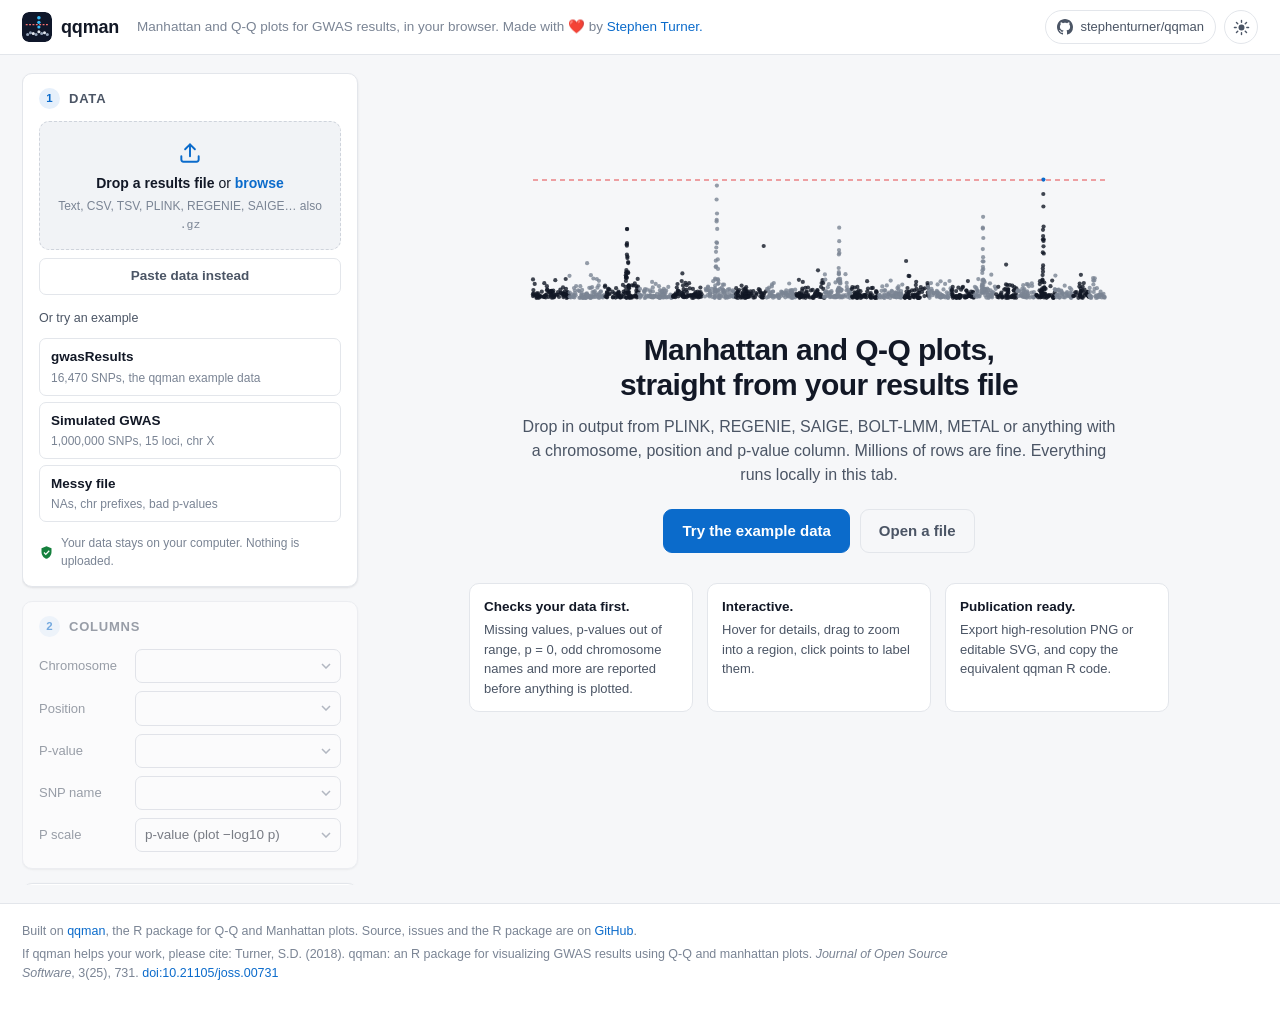
<file: web/index.html>
<!doctype html>
<html lang="en">
<head>
<meta charset="utf-8">
<meta name="viewport" content="width=device-width, initial-scale=1">
<title>qqman · Manhattan and Q-Q plots in your browser</title>
<meta name="description" content="Make Manhattan and Q-Q plots from GWAS results in your browser. Upload or paste PLINK, REGENIE, SAIGE, BOLT-LMM or any delimited file. Your data never leaves your computer.">
<meta name="theme-color" content="#0f172a">
<meta property="og:title" content="qqman: Manhattan and Q-Q plots in your browser">
<meta property="og:description" content="Open or paste GWAS results and get publication-ready Manhattan and Q-Q plots. Your data never leaves your computer.">
<meta property="og:type" content="website">
<meta property="og:site_name" content="qqman">
<meta property="og:url" content="https://qqman.stephenturner.us/">
<meta property="og:image" content="https://qqman.stephenturner.us/og.png">
<meta property="og:image:type" content="image/png">
<meta property="og:image:width" content="1200">
<meta property="og:image:height" content="630">
<meta property="og:image:alt" content="The qqman logo above a Manhattan plot and a Q-Q plot of a simulated GWAS with one million SNPs.">
<meta name="twitter:card" content="summary_large_image">
<meta name="twitter:title" content="qqman: Manhattan and Q-Q plots in your browser">
<meta name="twitter:description" content="Open or paste GWAS results and get publication-ready Manhattan and Q-Q plots. Your data never leaves your computer.">
<meta name="twitter:image" content="https://qqman.stephenturner.us/og.png">
<meta name="twitter:image:alt" content="The qqman logo above a Manhattan plot and a Q-Q plot of a simulated GWAS with one million SNPs.">
<link rel="canonical" href="https://qqman.stephenturner.us/">
<link rel="icon" href="favicon.svg" type="image/svg+xml">
<link rel="apple-touch-icon" href="apple-touch-icon.png">
<link rel="stylesheet" href="css/style.css">
<script>
  try { const t = localStorage.getItem('qqman-theme'); if (t) document.documentElement.dataset.theme = t; } catch (e) {}
</script>
<script type="module" src="js/app.js"></script>
</head>
<body>
<header class="topbar">
  <a class="brand" href="./" aria-label="qqman home">
    <svg class="logo" viewBox="0 0 32 32" aria-hidden="true"><use href="#logo"/></svg>
    <span class="brand-name">qqman</span>
  </a>
  <p class="tagline">Manhattan and Q-Q plots for GWAS results, in your browser. Made with ❤️ by <a href="https://stephenturner.us" target="_blank" rel="noopener">Stephen Turner.</a></p>
  <nav class="topnav">
    <a class="gh-link" href="https://github.com/stephenturner/qqman" target="_blank" rel="noopener">
      <svg viewBox="0 0 16 16" aria-hidden="true"><path fill="currentColor" d="M8 0C3.58 0 0 3.58 0 8c0 3.54 2.29 6.53 5.47 7.59.4.07.55-.17.55-.38 0-.19-.01-.82-.01-1.49-2.01.37-2.53-.49-2.69-.94-.09-.23-.48-.94-.82-1.13-.28-.15-.68-.52-.01-.53.63-.01 1.08.58 1.23.82.72 1.21 1.87.87 2.33.66.07-.52.28-.87.51-1.07-1.78-.2-3.64-.89-3.64-3.95 0-.87.31-1.59.82-2.15-.08-.2-.36-1.02.08-2.12 0 0 .67-.21 2.2.82.64-.18 1.32-.27 2-.27.68 0 1.36.09 2 .27 1.53-1.04 2.2-.82 2.2-.82.44 1.1.16 1.92.08 2.12.51.56.82 1.27.82 2.15 0 3.07-1.87 3.75-3.65 3.95.29.25.54.73.54 1.48 0 1.07-.01 1.93-.01 2.2 0 .21.15.46.55.38A8.013 8.013 0 0016 8c0-4.42-3.58-8-8-8z"/></svg>
      <span>stephenturner/qqman</span>
    </a>
    <button id="theme-toggle" class="icon-btn" type="button" aria-label="Toggle dark mode" title="Toggle dark mode">
      <svg class="i-sun" viewBox="0 0 24 24" aria-hidden="true"><circle cx="12" cy="12" r="4.2" fill="currentColor"/><g stroke="currentColor" stroke-width="2" stroke-linecap="round"><path d="M12 2v2.5M12 19.5V22M2 12h2.5M19.5 12H22M4.9 4.9l1.8 1.8M17.3 17.3l1.8 1.8M4.9 19.1l1.8-1.8M17.3 6.7l1.8-1.8"/></g></svg>
      <svg class="i-moon" viewBox="0 0 24 24" aria-hidden="true"><path fill="currentColor" d="M20.5 14.6A8.5 8.5 0 019.4 3.5a8.5 8.5 0 1011.1 11.1z"/></svg>
    </button>
  </nav>
</header>

<svg width="0" height="0" style="position:absolute" aria-hidden="true">
  <symbol id="logo" viewBox="0 0 32 32">
    <rect width="32" height="32" rx="7" fill="#0f172a"/>
    <g fill="#94a3b8"><circle cx="6" cy="24" r="1.6"/><circle cx="9" cy="22" r="1.6"/><circle cx="15" cy="24" r="1.6"/><circle cx="21" cy="23" r="1.6"/><circle cx="27" cy="24" r="1.6"/></g>
    <g fill="#e2e8f0"><circle cx="12" cy="23" r="1.6"/><circle cx="18" cy="21" r="1.6"/><circle cx="24" cy="22" r="1.6"/></g>
    <g fill="#38bdf8"><circle cx="18" cy="16" r="1.7"/><circle cx="18" cy="11" r="1.8"/><circle cx="18" cy="6.2" r="1.9"/></g>
    <path d="M4 13.5h24" stroke="#f87171" stroke-width="1.2" stroke-dasharray="2 1.6"/>
  </symbol>
</svg>

<div class="app">
  <aside class="sidebar" aria-label="Data and plot settings">

    <section class="card" id="sec-data">
      <h2><span class="step">1</span>Data</h2>
      <label id="dropzone" class="dropzone" tabindex="0">
        <input type="file" id="file-input" class="visually-hidden" accept=".txt,.tsv,.csv,.tab,.gz,.assoc,.qassoc,.linear,.logistic,.glm,.regenie,.mlma,.ma,.sumstats,.dat,text/plain,text/csv,text/tab-separated-values,application/gzip">
        <svg viewBox="0 0 24 24" class="dz-icon" aria-hidden="true"><path fill="none" stroke="currentColor" stroke-width="1.8" stroke-linecap="round" stroke-linejoin="round" d="M12 15V4m0 0L7.5 8.5M12 4l4.5 4.5M4 15v3a2 2 0 002 2h12a2 2 0 002-2v-3"/></svg>
        <span class="dz-main"><strong>Drop a results file</strong> or <span class="link">browse</span></span>
        <span class="dz-sub">Text, CSV, TSV, PLINK, REGENIE, SAIGE… also <code>.gz</code></span>
      </label>
      <button id="paste-btn" class="btn btn-ghost btn-block" type="button" aria-expanded="false" aria-controls="paste-box">Paste data instead</button>
      <div id="paste-box" class="paste-box" hidden>
        <textarea id="paste-text" spellcheck="false" placeholder="SNP&#9;CHR&#9;BP&#9;P&#10;rs1&#9;1&#9;1&#9;0.9148&#10;rs2&#9;1&#9;2&#9;0.9371&#10;…" aria-label="Paste data"></textarea>
        <div class="row">
          <button id="paste-go" class="btn btn-primary" type="button">Plot pasted data</button>
          <span class="hint">Tabs, commas or spaces</span>
        </div>
      </div>
      <div class="examples">
        <div class="label-sm">Or try an example</div>
        <button class="example" type="button" data-example="gwasResults"><b>gwasResults</b><span>16,470 SNPs, the qqman example data</span></button>
        <button class="example" type="button" data-example="big"><b>Simulated GWAS</b><span>1,000,000 SNPs, 15 loci, chr X</span></button>
        <button class="example" type="button" data-example="messy"><b>Messy file</b><span>NAs, chr prefixes, bad p-values</span></button>
      </div>
      <div id="progress" class="progress" hidden><div class="progress-bar"><i></i></div><span class="progress-text">Reading…</span></div>
      <div id="file-info" class="file-info" hidden></div>
      <p class="privacy"><svg viewBox="0 0 24 24" aria-hidden="true"><path fill="currentColor" d="M12 2 4 5v6c0 5 3.4 9.6 8 11 4.6-1.4 8-6 8-11V5l-8-3zm-1.2 14.2-3.5-3.5 1.4-1.4 2.1 2.1 4.9-4.9 1.4 1.4-6.3 6.3z"/></svg>Your data stays on your computer. Nothing is uploaded.</p>
    </section>

    <section class="card" id="sec-cols" aria-disabled="true">
      <h2><span class="step">2</span>Columns</h2>
      <div class="field-grid">
        <label for="col-chr">Chromosome</label><select id="col-chr" data-map="chr"></select>
        <label for="col-bp">Position</label><select id="col-bp" data-map="bp"></select>
        <label for="col-p">P-value</label><select id="col-p" data-map="p"></select>
        <label for="col-snp">SNP name</label><select id="col-snp" data-map="snp"></select>
        <label for="col-scale">P scale</label>
        <select id="col-scale" data-map="scale">
          <option value="p">p-value (plot −log10 p)</option>
          <option value="mlog10">already −log10(p)</option>
          <option value="raw">raw value (no transform)</option>
        </select>
      </div>
    </section>

    <section class="card" id="sec-opts">
      <div class="card-head">
        <h2><span class="step">3</span>Options</h2>
        <button id="reset-opts" class="btn btn-text" type="button" title="Restore all options to their defaults">Reset</button>
      </div>

      <details class="group" open>
        <summary>Points and colors</summary>
        <div class="group-body">
          <div class="field">
            <label for="palette">Chromosome colors</label>
            <select id="palette">
              <option value="qqman">qqman (gray10, gray60)</option>
              <option value="slate">Slate and sky</option>
              <option value="navy">Navy and orange</option>
              <option value="okabe">Okabe-Ito (colorblind safe)</option>
              <option value="viridis">Viridis</option>
              <option value="rainbow">Rainbow</option>
              <option value="custom">Custom</option>
            </select>
          </div>
          <div class="swatches" id="swatches" aria-label="Chromosome colors, cycled across chromosomes"></div>
          <div class="field">
            <label for="opt-pointSize">Point size <output data-for="pointSize"></output></label>
            <input type="range" id="opt-pointSize" data-opt="pointSize" min="1" max="12" step="0.5">
          </div>
          <div class="field">
            <label for="opt-opacity">Opacity <output data-for="opacity"></output></label>
            <input type="range" id="opt-opacity" data-opt="opacity" min="0.1" max="1" step="0.05">
          </div>
          <div class="field">
            <label for="opt-chrGap">Gap between chromosomes <output data-for="chrGap"></output></label>
            <input type="range" id="opt-chrGap" data-opt="chrGap" min="0" max="0.03" step="0.001">
          </div>
          <label class="check"><input type="checkbox" data-opt="shade"> Shade alternate chromosomes</label>
        </div>
      </details>

      <details class="group">
        <summary>Significance lines</summary>
        <div class="group-body">
          <div class="line-row">
            <label class="check"><input type="checkbox" data-opt="suggestive.on"> Suggestive</label>
            <input type="text" inputmode="decimal" id="thr-sugg" data-opt="suggestive.p" aria-label="Suggestive threshold" class="num-in">
            <input type="color" data-opt="suggestive.color" aria-label="Suggestive line color">
          </div>
          <div class="line-row">
            <label class="check"><input type="checkbox" data-opt="genomewide.on"> Genome-wide</label>
            <input type="text" inputmode="decimal" id="thr-gw" data-opt="genomewide.p" aria-label="Genome-wide threshold" class="num-in">
            <input type="color" data-opt="genomewide.color" aria-label="Genome-wide line color">
          </div>
          <p class="hint" id="line-hint">Thresholds are p-values. Lines are drawn at −log10(p).</p>
          <div class="field-row">
            <div class="field">
              <label for="opt-lineStyle">Style</label>
              <select id="opt-lineStyle" data-opt="lineStyle"><option value="solid">Solid</option><option value="dashed">Dashed</option><option value="dotted">Dotted</option></select>
            </div>
            <div class="field">
              <label for="opt-lineWidth">Width</label>
              <input type="number" id="opt-lineWidth" data-opt="lineWidth" min="0.25" max="6" step="0.25">
            </div>
          </div>
        </div>
      </details>

      <details class="group">
        <summary>Highlight SNPs</summary>
        <div class="group-body">
          <label for="opt-highlight" class="label-sm">SNP names to highlight, separated by spaces, commas or new lines</label>
          <textarea id="opt-highlight" data-opt="highlightText" rows="3" spellcheck="false" placeholder="rs3001 rs3002 rs3003"></textarea>
          <div class="row between">
            <span id="highlight-status" class="hint"></span>
            <button id="use-soi" class="btn btn-text" type="button" hidden>Use snpsOfInterest</button>
          </div>
          <div class="field-row">
            <div class="field"><label for="opt-highlightColor">Color</label><input type="color" id="opt-highlightColor" data-opt="highlightColor"></div>
            <div class="field"><label for="opt-highlightScale">Size ×</label><input type="number" id="opt-highlightScale" data-opt="highlightScale" min="0.5" max="4" step="0.25"></div>
          </div>
        </div>
      </details>

      <details class="group">
        <summary>Annotate</summary>
        <div class="group-body">
          <div class="line-row">
            <label class="check"><input type="checkbox" data-opt="annotate"> <span id="annot-label">Label SNPs with p &lt;</span></label>
            <input type="text" inputmode="decimal" id="thr-annot" data-opt="annotateP" aria-label="Annotation threshold" class="num-in">
          </div>
          <label class="check"><input type="checkbox" data-opt="annotateTop"> Only the top SNP per chromosome</label>
          <div class="field-row">
            <div class="field">
              <label for="opt-labelCol">Label with</label>
              <select id="opt-labelCol" data-opt="labelCol"></select>
            </div>
            <div class="field">
              <label for="opt-labelSize">Text size</label>
              <input type="number" id="opt-labelSize" data-opt="labelSize" min="5" max="28" step="0.5">
            </div>
          </div>
          <p class="hint">Click any point on the Manhattan plot to add or remove its label.</p>
          <button id="clear-pins" class="btn btn-text" type="button" hidden>Clear clicked labels</button>
        </div>
      </details>

      <details class="group">
        <summary>Axes and text</summary>
        <div class="group-body">
          <div class="field"><label for="opt-title">Title</label><input type="text" id="opt-title" data-opt="title" placeholder="None"></div>
          <div class="field"><label for="opt-xlab">X axis label</label><input type="text" id="opt-xlab" data-opt="xlab"></div>
          <div class="field"><label for="opt-ylab">Y axis label</label><input type="text" id="opt-ylab" data-opt="ylab"></div>
          <p class="hint">Leave blank for the default. <code>_{10}</code> makes a subscript, <code>*p*</code> italics.</p>
          <div class="field-row">
            <div class="field"><label for="opt-yMax">Y axis max</label><input type="text" inputmode="decimal" id="opt-yMax" data-opt="yMax" placeholder="Auto"></div>
            <div class="field"><label for="opt-fontSize">Font size</label><input type="number" id="opt-fontSize" data-opt="fontSize" min="6" max="32" step="0.5"></div>
          </div>
          <div class="field">
            <label for="opt-fontFamily">Font</label>
            <select id="opt-fontFamily" data-opt="fontFamily"><option value="sans">Helvetica / Arial</option><option value="serif">Times</option><option value="mono">Monospace</option></select>
          </div>
          <div class="field">
            <label for="opt-chrLabels">Chromosome labels</label>
            <input type="text" id="opt-chrLabels" data-opt="chrLabels" placeholder="Auto, or e.g. 1, 2, …, 22, X">
            <span id="chrlabels-status" class="hint"></span>
          </div>
          <label class="check"><input type="checkbox" data-opt="plinkNames"> Show 23, 24, 25, 26 as X, Y, XY, MT</label>
          <label class="check"><input type="checkbox" data-opt="grid"> Horizontal grid lines</label>
        </div>
      </details>

      <details class="group">
        <summary>Size and margins</summary>
        <div class="group-body">
          <div class="field-row">
            <div class="field"><label for="opt-width">Width (px)</label><input type="number" id="opt-width" data-opt="width" min="200" max="6000" step="10"></div>
            <div class="field"><label for="opt-height">Height (px)</label><input type="number" id="opt-height" data-opt="height" min="150" max="4000" step="10"></div>
          </div>
          <div class="label-sm">Margins (px)</div>
          <div class="margins">
            <label>Top<input type="number" data-opt="margin.t" min="0" max="400"></label>
            <label>Right<input type="number" data-opt="margin.r" min="0" max="400"></label>
            <label>Bottom<input type="number" data-opt="margin.b" min="0" max="400"></label>
            <label>Left<input type="number" data-opt="margin.l" min="0" max="400"></label>
          </div>
          <div class="field-row">
            <div class="field"><label for="opt-bg">Background</label><input type="color" id="opt-bg" data-opt="bg"></div>
            <label class="check self-end"><input type="checkbox" data-opt="transparent"> Transparent</label>
          </div>
        </div>
      </details>

      <details class="group">
        <summary>Q-Q plot</summary>
        <div class="group-body">
          <div class="field-row">
            <div class="field"><label for="opt-qq-color">Points</label><input type="color" id="opt-qq-color" data-opt="qq.color"></div>
            <div class="field"><label for="opt-qq-lineColor">Diagonal</label><input type="color" id="opt-qq-lineColor" data-opt="qq.lineColor"></div>
            <div class="field"><label for="opt-qq-ciColor">Band</label><input type="color" id="opt-qq-ciColor" data-opt="qq.ciColor"></div>
          </div>
          <label class="check"><input type="checkbox" data-opt="qq.ci"> 95% confidence band</label>
          <label class="check"><input type="checkbox" data-opt="qq.showLambda"> Show genomic inflation (λ<sub>GC</sub>)</label>
          <label class="check"><input type="checkbox" data-opt="qq.highlight"> Show highlighted SNPs</label>
          <div class="field"><label for="opt-qq-title">Title</label><input type="text" id="opt-qq-title" data-opt="qq.title" placeholder="None"></div>
          <div class="field"><label for="opt-qq-xlab">X axis label</label><input type="text" id="opt-qq-xlab" data-opt="qq.xlab" placeholder="Expected −log₁₀(p)"></div>
          <div class="field"><label for="opt-qq-ylab">Y axis label</label><input type="text" id="opt-qq-ylab" data-opt="qq.ylab" placeholder="Observed −log₁₀(p)"></div>
          <div class="field-row">
            <div class="field"><label for="opt-qq-width">Width (px)</label><input type="number" id="opt-qq-width" data-opt="qq.width" min="150" max="4000" step="10"></div>
            <div class="field"><label for="opt-qq-height">Height (px)</label><input type="number" id="opt-qq-height" data-opt="qq.height" min="150" max="4000" step="10"></div>
          </div>
          <p class="hint">Fonts, point size and margins are shared with the Manhattan plot.</p>
        </div>
      </details>
    </section>
  </aside>

  <main class="main" id="main">
    <section id="empty" class="empty">
      <div class="empty-inner">
        <svg class="hero-plot" viewBox="0 0 600 220" aria-hidden="true" id="hero-plot"></svg>
        <h1>Manhattan and Q-Q plots, straight from your results file</h1>
        <p class="lede">Drop in output from PLINK, REGENIE, SAIGE, BOLT-LMM, METAL or anything with a chromosome, position and p-value column. Millions of rows are fine. Everything runs locally in this tab.</p>
        <div class="hero-actions">
          <button class="btn btn-primary btn-lg" type="button" data-example="gwasResults">Try the example data</button>
          <button class="btn btn-ghost btn-lg" type="button" id="hero-browse">Open a file</button>
        </div>
        <ul class="features">
          <li><b>Checks your data first.</b> Missing values, p-values out of range, p = 0, odd chromosome names and more are reported before anything is plotted.</li>
          <li><b>Interactive.</b> Hover for details, drag to zoom into a region, click points to label them.</li>
          <li><b>Publication ready.</b> Export high-resolution PNG or editable SVG, and copy the equivalent qqman R code.</li>
        </ul>
      </div>
    </section>

    <section id="workspace" class="workspace" hidden>
      <div class="stats" id="stats"></div>
      <div id="alert" class="alert" hidden></div>

      <div class="tabs" role="tablist" aria-label="Views">
        <button role="tab" class="tab" data-tab="manhattan" aria-selected="true">Manhattan</button>
        <button role="tab" class="tab" data-tab="qq" aria-selected="false">Q-Q</button>
        <button role="tab" class="tab" data-tab="hits" aria-selected="false">Top hits</button>
        <button role="tab" class="tab" data-tab="checks" aria-selected="false">Data checks <span class="badge" id="checks-badge" hidden></span></button>
        <button role="tab" class="tab" data-tab="rcode" aria-selected="false">R code</button>
      </div>

      <div class="panel" data-panel="manhattan" role="tabpanel">
        <div class="toolbar">
          <div class="toolbar-left">
            <label class="sr" for="region">Region</label>
            <select id="region" class="select-sm" aria-label="Region"></select>
            <button id="zoom-reset" class="btn btn-sm btn-ghost" type="button" hidden>Reset zoom</button>
            <span class="hint toolbar-hint">Drag to zoom · double-click to reset · click a point to label it</span>
          </div>
          <div class="toolbar-right export">
            <select id="export-scale" class="select-sm" aria-label="PNG resolution" title="PNG resolution">
              <option value="1">1×</option><option value="2">2×</option><option value="3">3×</option><option value="4">4×</option>
            </select>
            <button class="btn btn-sm" type="button" data-export="manhattan:png">PNG</button>
            <button class="btn btn-sm" type="button" data-export="manhattan:svg">SVG</button>
          </div>
        </div>
        <div class="plot-card">
          <div class="plot-wrap" id="mh-wrap">
            <canvas id="mh" role="img" aria-label="Manhattan plot"></canvas>
            <canvas id="mh-over" class="overlay" aria-hidden="true"></canvas>
            <div class="tooltip" id="mh-tip" hidden></div>
          </div>
        </div>
        <div class="plot-foot hint" id="mh-foot"></div>
      </div>

      <div class="panel" data-panel="qq" role="tabpanel" hidden>
        <div class="toolbar">
          <div class="toolbar-left"><span class="hint" id="qq-note"></span></div>
          <div class="toolbar-right export">
            <select id="export-scale-qq" class="select-sm" aria-label="PNG resolution" title="PNG resolution">
              <option value="1">1×</option><option value="2">2×</option><option value="3">3×</option><option value="4">4×</option>
            </select>
            <button class="btn btn-sm" type="button" data-export="qq:png">PNG</button>
            <button class="btn btn-sm" type="button" data-export="qq:svg">SVG</button>
          </div>
        </div>
        <div class="plot-card">
          <div class="plot-wrap" id="qq-wrap">
            <canvas id="qq" role="img" aria-label="Q-Q plot"></canvas>
            <canvas id="qq-over" class="overlay" aria-hidden="true"></canvas>
            <div class="tooltip" id="qq-tip" hidden></div>
          </div>
          <div class="qq-off" id="qq-off" hidden>The Q-Q plot needs p-values. Set "P scale" to p-value or −log10(p) to see it.</div>
        </div>
      </div>

      <div class="panel" data-panel="hits" role="tabpanel" hidden>
        <div class="toolbar">
          <div class="toolbar-left"><span class="hint" id="hits-note"></span></div>
          <div class="toolbar-right"><button class="btn btn-sm" type="button" id="hits-csv">Download CSV</button></div>
        </div>
        <div class="table-wrap"><table class="table" id="hits-table"></table></div>
      </div>

      <div class="panel" data-panel="checks" role="tabpanel" hidden>
        <ul class="checks" id="checks"></ul>
        <h3 class="sub">Data preview</h3>
        <p class="hint" id="preview-note"></p>
        <div class="table-wrap"><table class="table" id="preview-table"></table></div>
      </div>

      <div class="panel" data-panel="rcode" role="tabpanel" hidden>
        <p class="hint">The closest equivalent using the <a href="https://cran.r-project.org/package=qqman" target="_blank" rel="noopener">qqman R package</a>, updated as you change options.</p>
        <div class="code-wrap">
          <button class="btn btn-sm copy" type="button" id="copy-r">Copy</button>
          <pre><code id="rcode"></code></pre>
        </div>
      </div>
    </section>
  </main>
</div>

<footer class="footer">
  <p>Built on <a href="https://github.com/stephenturner/qqman" target="_blank" rel="noopener">qqman</a>, the R package for Q-Q and Manhattan plots. Source, issues and the R package are on <a href="https://github.com/stephenturner/qqman" target="_blank" rel="noopener">GitHub</a>.</p>
  <p>If qqman helps your work, please cite: Turner, S.D. (2018). qqman: an R package for visualizing GWAS results using Q-Q and manhattan plots. <i>Journal of Open Source Software</i>, 3(25), 731. <a href="https://doi.org/10.21105/joss.00731" target="_blank" rel="noopener">doi:10.21105/joss.00731</a></p>
</footer>

<div id="drop-overlay" class="drop-overlay" hidden><div>Drop to load</div></div>
<div id="toast" class="toast" role="status" aria-live="polite" hidden></div>
</body>
</html>
</file>
<file: web/css/style.css>
:root {
  --bg: #f6f7f9;
  --surface: #ffffff;
  --surface-2: #f1f3f6;
  --border: #e3e6eb;
  --border-strong: #cfd4dc;
  --text: #121826;
  --text-2: #4b5565;
  --text-3: #7a8494;
  --accent: #0b6bcb;
  --accent-hover: #095aab;
  --accent-soft: #e6f0fb;
  --accent-text: #ffffff;
  --ok: #15803d;
  --ok-soft: #e8f6ec;
  --warn: #b45309;
  --warn-soft: #fdf3e3;
  --err: #c0262d;
  --err-soft: #fdecec;
  --info: #3b5bdb;
  --info-soft: #ebefff;
  --shadow: 0 1px 2px rgb(16 24 40 / 0.05), 0 1px 3px rgb(16 24 40 / 0.06);
  --shadow-lg: 0 12px 32px rgb(16 24 40 / 0.12);
  --radius: 10px;
  --radius-sm: 7px;
  --sidebar: 340px;
  --font: ui-sans-serif, -apple-system, BlinkMacSystemFont, "Segoe UI", Roboto, "Helvetica Neue", Arial, sans-serif;
  --mono: ui-monospace, SFMono-Regular, Menlo, Consolas, "Liberation Mono", monospace;
  color-scheme: light;
}

@media (prefers-color-scheme: dark) {
  :root:not([data-theme="light"]) {
    --bg: #0b0f17;
    --surface: #121823;
    --surface-2: #19202d;
    --border: #252e3d;
    --border-strong: #354155;
    --text: #e7ebf2;
    --text-2: #aab3c2;
    --text-3: #7d8899;
    --accent: #4aa3ff;
    --accent-hover: #73b8ff;
    --accent-soft: #14263d;
    --accent-text: #06111f;
    --ok: #4ade80; --ok-soft: #0f2a1a;
    --warn: #fbbf24; --warn-soft: #2d230d;
    --err: #f87171; --err-soft: #331618;
    --info: #93a8ff; --info-soft: #182038;
    --shadow: 0 1px 2px rgb(0 0 0 / 0.4);
    --shadow-lg: 0 12px 32px rgb(0 0 0 / 0.5);
    color-scheme: dark;
  }
}
:root[data-theme="dark"] {
  --bg: #0b0f17;
  --surface: #121823;
  --surface-2: #19202d;
  --border: #252e3d;
  --border-strong: #354155;
  --text: #e7ebf2;
  --text-2: #aab3c2;
  --text-3: #7d8899;
  --accent: #4aa3ff;
  --accent-hover: #73b8ff;
  --accent-soft: #14263d;
  --accent-text: #06111f;
  --ok: #4ade80; --ok-soft: #0f2a1a;
  --warn: #fbbf24; --warn-soft: #2d230d;
  --err: #f87171; --err-soft: #331618;
  --info: #93a8ff; --info-soft: #182038;
  --shadow: 0 1px 2px rgb(0 0 0 / 0.4);
  --shadow-lg: 0 12px 32px rgb(0 0 0 / 0.5);
  color-scheme: dark;
}

* { box-sizing: border-box; }
html, body { margin: 0; }
body {
  font: 14px/1.5 var(--font);
  color: var(--text);
  background: var(--bg);
  -webkit-font-smoothing: antialiased;
  min-height: 100vh;
  display: flex;
  flex-direction: column;
}
a { color: var(--accent); text-decoration: none; }
a:hover { text-decoration: underline; }
code, pre { font-family: var(--mono); font-size: 0.92em; }
[hidden] { display: none !important; }
.visually-hidden, .sr { position: absolute !important; width: 1px; height: 1px; overflow: hidden; clip: rect(0 0 0 0); white-space: nowrap; }
button { font: inherit; color: inherit; }
:focus-visible { outline: 2px solid var(--accent); outline-offset: 2px; }

/* ---------------------------------------------------------------- top bar */
.topbar {
  display: flex; align-items: center; gap: 18px;
  padding: 10px 22px;
  background: var(--surface);
  border-bottom: 1px solid var(--border);
  position: sticky; top: 0; z-index: 20;
}
.brand { display: flex; align-items: center; gap: 9px; color: var(--text); text-decoration: none !important; }
.logo { width: 30px; height: 30px; display: block; border-radius: 7px; }
:root[data-theme="dark"] .logo { box-shadow: 0 0 0 1px var(--border-strong); }
@media (prefers-color-scheme: dark) { :root:not([data-theme="light"]) .logo { box-shadow: 0 0 0 1px var(--border-strong); } }
.brand-name { font-weight: 700; font-size: 18px; letter-spacing: -0.01em; }
.tagline { margin: 0; color: var(--text-3); font-size: 13.5px; flex: 1; white-space: nowrap; overflow: hidden; text-overflow: ellipsis; }
.topnav { display: flex; align-items: center; gap: 8px; }
.gh-link {
  display: inline-flex; align-items: center; gap: 7px;
  padding: 6px 11px; border-radius: 999px;
  border: 1px solid var(--border); color: var(--text-2); font-size: 13px; font-weight: 500;
}
.gh-link:hover { text-decoration: none; color: var(--text); border-color: var(--border-strong); background: var(--surface-2); }
.gh-link svg { width: 16px; height: 16px; }
.icon-btn {
  width: 34px; height: 34px; border-radius: 999px; border: 1px solid var(--border);
  background: transparent; display: grid; place-items: center; cursor: pointer; color: var(--text-2);
}
.icon-btn:hover { background: var(--surface-2); color: var(--text); }
.icon-btn svg { width: 17px; height: 17px; }
.i-moon { display: none; }
:root[data-theme="dark"] .i-sun { display: none; }
:root[data-theme="dark"] .i-moon { display: block; }
@media (prefers-color-scheme: dark) {
  :root:not([data-theme="light"]) .i-sun { display: none; }
  :root:not([data-theme="light"]) .i-moon { display: block; }
}

/* ---------------------------------------------------------------- layout */
.app {
  flex: 1;
  display: grid;
  grid-template-columns: var(--sidebar) minmax(0, 1fr);
  gap: 18px;
  padding: 18px 22px;
  align-items: start;
}
.sidebar {
  display: flex; flex-direction: column; gap: 14px;
  position: sticky; top: 72px;
  max-height: calc(100vh - 88px);
  overflow-y: auto;
  padding-right: 4px;
  scrollbar-width: thin;
}
.main { min-width: 0; }

.card {
  background: var(--surface);
  border: 1px solid var(--border);
  border-radius: var(--radius);
  padding: 14px 16px 16px;
  box-shadow: var(--shadow);
}
.card h2 {
  margin: 0 0 12px; font-size: 13px; font-weight: 650; text-transform: uppercase; letter-spacing: 0.06em; color: var(--text-2);
  display: flex; align-items: center; gap: 9px;
}
.card-head { display: flex; justify-content: space-between; align-items: center; margin-bottom: 4px; }
.card-head h2 { margin: 0; }
.step {
  width: 21px; height: 21px; border-radius: 999px; background: var(--accent-soft); color: var(--accent);
  display: inline-grid; place-items: center; font-size: 11.5px; font-weight: 700; letter-spacing: 0;
}
.card[aria-disabled="true"] { opacity: 0.55; }
.card[aria-disabled="true"] select { pointer-events: none; }

/* ---------------------------------------------------------------- controls */
.btn {
  display: inline-flex; align-items: center; justify-content: center; gap: 6px;
  border: 1px solid var(--border-strong); background: var(--surface); color: var(--text);
  padding: 7px 13px; border-radius: var(--radius-sm); font-weight: 550; font-size: 13.5px;
  cursor: pointer; transition: background 0.12s, border-color 0.12s, color 0.12s;
}
.btn:hover { background: var(--surface-2); }
.btn:disabled { opacity: 0.5; cursor: default; }
.btn-primary { background: var(--accent); border-color: var(--accent); color: var(--accent-text); }
.btn-primary:hover { background: var(--accent-hover); border-color: var(--accent-hover); }
.btn-ghost { background: transparent; border-color: var(--border); color: var(--text-2); }
.btn-ghost:hover { color: var(--text); }
.btn-text { border: 0; background: none; color: var(--accent); padding: 2px 4px; font-weight: 550; font-size: 13px; }
.btn-text:hover { background: none; text-decoration: underline; }
.btn-sm { padding: 4px 10px; font-size: 12.5px; }
.btn-lg { padding: 10px 18px; font-size: 15px; border-radius: 9px; }
.btn-block { width: 100%; margin-top: 8px; }

select, input[type="text"], input[type="number"], textarea {
  font: inherit; font-size: 13.5px; color: var(--text);
  background: var(--surface); border: 1px solid var(--border-strong); border-radius: var(--radius-sm);
  padding: 6px 9px; width: 100%; min-width: 0;
}
select { padding-right: 26px; appearance: none; background-image: url("data:image/svg+xml,%3Csvg xmlns='http://www.w3.org/2000/svg' width='10' height='6'%3E%3Cpath d='M1 1l4 4 4-4' fill='none' stroke='%237a8494' stroke-width='1.5'/%3E%3C/svg%3E"); background-repeat: no-repeat; background-position: right 9px center; cursor: pointer; }
textarea { resize: vertical; font-family: var(--mono); font-size: 12.5px; line-height: 1.45; }
input:focus, select:focus, textarea:focus { outline: none; border-color: var(--accent); box-shadow: 0 0 0 3px var(--accent-soft); }
input::placeholder, textarea::placeholder { color: var(--text-3); }
input[type="color"] {
  width: 38px; height: 30px; padding: 2px; border: 1px solid var(--border-strong); border-radius: var(--radius-sm);
  background: var(--surface); cursor: pointer; flex: none;
}
input[type="color"]::-webkit-color-swatch-wrapper { padding: 0; }
input[type="color"]::-webkit-color-swatch { border: 0; border-radius: 4px; }
input[type="color"]::-moz-color-swatch { border: 0; border-radius: 4px; }
input[type="range"] { width: 100%; accent-color: var(--accent); margin: 2px 0 0; }
input[type="checkbox"] { accent-color: var(--accent); width: 15px; height: 15px; margin: 0; flex: none; }
.select-sm { width: auto; max-width: 230px; padding: 4px 26px 4px 9px; font-size: 12.5px; }

.field { display: flex; flex-direction: column; gap: 4px; margin-bottom: 10px; min-width: 0; }
.field > label, .label-sm { font-size: 12.5px; color: var(--text-2); font-weight: 520; display: flex; justify-content: space-between; }
.label-sm { margin-bottom: 5px; display: block; }
.field output { color: var(--text-3); font-variant-numeric: tabular-nums; font-weight: 400; }
.field-row { display: flex; gap: 10px; }
.field-row > * { flex: 1; }
.field-grid { display: grid; grid-template-columns: 86px minmax(0, 1fr); gap: 8px 10px; align-items: center; }
.field-grid label { font-size: 13px; color: var(--text-2); }
.check { display: flex; align-items: center; gap: 8px; font-size: 13.5px; margin: 6px 0; cursor: pointer; user-select: none; }
.self-end { align-self: flex-end; margin-bottom: 15px; }
.row { display: flex; align-items: center; gap: 10px; margin-top: 8px; }
.row.between { justify-content: space-between; margin-top: 4px; }
.hint { font-size: 12.5px; color: var(--text-3); margin: 4px 0 8px; }
.hint code { font-size: 11.5px; background: var(--surface-2); padding: 1px 4px; border-radius: 4px; }
.line-row { display: grid; grid-template-columns: minmax(0, 1fr) 84px 38px; gap: 8px; align-items: center; margin-bottom: 8px; }
.line-row .check { margin: 0; }
.num-in { font-variant-numeric: tabular-nums; }
.margins { display: grid; grid-template-columns: repeat(4, 1fr); gap: 6px; margin-bottom: 10px; }
.margins label { display: flex; flex-direction: column; font-size: 11.5px; color: var(--text-3); gap: 3px; }
.margins input { padding: 5px 6px; }

.group { border-top: 1px solid var(--border); }
.group:first-of-type { margin-top: 8px; }
.group summary {
  list-style: none; cursor: pointer; padding: 10px 0; font-weight: 600; font-size: 13.5px;
  display: flex; justify-content: space-between; align-items: center; user-select: none;
}
.group summary::-webkit-details-marker { display: none; }
.group summary::after {
  content: ""; width: 7px; height: 7px; border-right: 1.6px solid var(--text-3); border-bottom: 1.6px solid var(--text-3);
  transform: rotate(45deg); margin-right: 4px; transition: transform 0.15s; position: relative; top: -2px;
}
.group[open] summary::after { transform: rotate(-135deg); top: 2px; }
.group-body { padding: 2px 0 10px; }

/* ---------------------------------------------------------------- data card */
.dropzone {
  display: flex; flex-direction: column; align-items: center; gap: 3px; text-align: center;
  border: 1.5px dashed var(--border-strong); border-radius: var(--radius);
  padding: 18px 12px 16px; cursor: pointer; transition: border-color 0.12s, background 0.12s;
  background: var(--surface-2);
}
.dropzone:hover, .dropzone.over { border-color: var(--accent); background: var(--accent-soft); }
.dz-icon { width: 26px; height: 26px; color: var(--accent); margin-bottom: 4px; }
.dz-main { font-size: 14px; }
.dz-sub { font-size: 12px; color: var(--text-3); }
.dz-sub code { font-size: 11.5px; }
.link { color: var(--accent); font-weight: 550; }
.paste-box { margin-top: 8px; }
.paste-box textarea { height: 140px; white-space: pre; overflow-x: auto; }
.examples { margin-top: 14px; display: flex; flex-direction: column; gap: 6px; }
.example {
  display: flex; flex-direction: column; align-items: flex-start; text-align: left; gap: 1px;
  border: 1px solid var(--border); background: var(--surface); border-radius: var(--radius-sm);
  padding: 8px 11px; cursor: pointer; transition: border-color 0.12s, background 0.12s;
}
.example:hover { border-color: var(--accent); background: var(--accent-soft); }
.example b { font-size: 13.5px; font-weight: 600; }
.example span { font-size: 12px; color: var(--text-3); }
.example.active { border-color: var(--accent); box-shadow: inset 3px 0 0 var(--accent); }
.privacy { display: flex; gap: 7px; align-items: center; font-size: 12px; color: var(--text-3); margin: 12px 0 0; }
.privacy svg { width: 15px; height: 15px; color: var(--ok); flex: none; }
.progress { margin-top: 12px; }
.progress-bar { height: 6px; background: var(--surface-2); border-radius: 99px; overflow: hidden; }
.progress-bar i { display: block; height: 100%; width: 0; background: var(--accent); border-radius: 99px; transition: width 0.12s; }
.progress-bar.indeterminate i { width: 35% !important; animation: indet 1.1s ease-in-out infinite; }
@keyframes indet { 0% { transform: translateX(-100%); } 100% { transform: translateX(300%); } }
.progress-text { font-size: 12px; color: var(--text-3); }
.file-info {
  margin-top: 12px; padding: 9px 11px; border-radius: var(--radius-sm); background: var(--surface-2);
  font-size: 12.5px; display: flex; gap: 10px; align-items: center;
}
.file-info .fi-main { flex: 1; min-width: 0; }
.file-info .fi-name { font-weight: 600; font-size: 13px; white-space: nowrap; overflow: hidden; text-overflow: ellipsis; }
.file-info .fi-meta { color: var(--text-3); }

.swatches { display: flex; flex-wrap: wrap; gap: 6px; margin: -2px 0 12px; align-items: center; }
.swatch { position: relative; }
.swatch input[type="color"] { width: 30px; height: 26px; }
.swatch .rm {
  position: absolute; top: -6px; right: -6px; width: 16px; height: 16px; border-radius: 99px; border: 1px solid var(--border-strong);
  background: var(--surface); font-size: 11px; line-height: 13px; padding: 0; cursor: pointer; display: none; color: var(--text-2);
}
.swatch:hover .rm { display: block; }
.swatch-add { width: 30px; height: 26px; border: 1px dashed var(--border-strong); background: none; border-radius: var(--radius-sm); cursor: pointer; color: var(--text-3); font-size: 16px; line-height: 1; padding: 0; }
.swatch-add:hover { color: var(--accent); border-color: var(--accent); }

/* ---------------------------------------------------------------- empty state */
.empty { display: grid; place-items: center; min-height: calc(100vh - 220px); }
.empty-inner { max-width: 720px; text-align: center; padding: 10px 10px 30px; }
.hero-plot { width: 100%; max-width: 600px; height: auto; margin-bottom: 6px; }
.empty h1 { font-size: 30px; line-height: 1.18; letter-spacing: -0.02em; margin: 6px 0 12px; font-weight: 720; text-wrap: balance; }
.lede { font-size: 16px; color: var(--text-2); margin: 0 auto 22px; max-width: 600px; text-wrap: pretty; }
.hero-actions { display: flex; gap: 10px; justify-content: center; flex-wrap: wrap; margin-bottom: 30px; }
.features { list-style: none; padding: 0; margin: 0; display: grid; grid-template-columns: repeat(3, 1fr); gap: 14px; text-align: left; }
.features li { background: var(--surface); border: 1px solid var(--border); border-radius: var(--radius); padding: 13px 14px; font-size: 13px; color: var(--text-2); }
.features b { display: block; color: var(--text); font-size: 13.5px; margin-bottom: 3px; }

/* ---------------------------------------------------------------- workspace */
.stats { display: grid; grid-template-columns: repeat(auto-fit, minmax(130px, 1fr)); gap: 10px; margin-bottom: 14px; }
.stat {
  background: var(--surface); border: 1px solid var(--border); border-radius: var(--radius); padding: 10px 14px; box-shadow: var(--shadow);
}
.stat .k { font-size: 12.5px; color: var(--text-3); font-weight: 550; }
.stat .v { font-size: 21px; font-weight: 680; letter-spacing: -0.01em; font-variant-numeric: tabular-nums; white-space: nowrap; overflow: hidden; text-overflow: ellipsis; }
.stat .v small { font-size: 12.5px; font-weight: 500; color: var(--text-3); margin-left: 3px; }
.stat .v.warn { color: var(--warn); }

.alert {
  border-radius: var(--radius); padding: 10px 14px; margin-bottom: 14px; font-size: 13.5px;
  display: flex; gap: 10px; align-items: flex-start; border: 1px solid transparent;
}
.alert.warn { background: var(--warn-soft); border-color: color-mix(in srgb, var(--warn) 30%, transparent); }
.alert.error { background: var(--err-soft); border-color: color-mix(in srgb, var(--err) 30%, transparent); }
.alert .alert-body { flex: 1; }
.alert b { font-weight: 650; }
.alert ul { margin: 6px 0 0; padding-left: 18px; }

.tabs { display: flex; gap: 2px; border-bottom: 1px solid var(--border); margin-bottom: 12px; overflow-x: auto; scrollbar-width: none; }
.tab {
  border: 0; background: none; padding: 9px 14px; font-weight: 560; color: var(--text-3); cursor: pointer;
  border-bottom: 2px solid transparent; margin-bottom: -1px; white-space: nowrap; display: inline-flex; align-items: center; gap: 7px;
}
.tab:hover { color: var(--text); }
.tab[aria-selected="true"] { color: var(--text); border-bottom-color: var(--accent); }
.badge { font-size: 11px; font-weight: 700; padding: 0 7px; border-radius: 99px; line-height: 18px; background: var(--surface-2); color: var(--text-2); }
.badge.warn { background: var(--warn-soft); color: var(--warn); }
.badge.error { background: var(--err-soft); color: var(--err); }

.toolbar { display: flex; justify-content: space-between; align-items: center; gap: 10px; margin-bottom: 10px; flex-wrap: wrap; }
.toolbar-left, .toolbar-right { display: flex; align-items: center; gap: 8px; flex-wrap: wrap; }
.toolbar-hint { margin: 0 0 0 4px; }

.plot-card {
  background: var(--surface); border: 1px solid var(--border); border-radius: var(--radius); box-shadow: var(--shadow);
  padding: 14px;
}
.plot-wrap { position: relative; margin: 0 auto; line-height: 0; max-width: 100%; border-radius: 4px; }
.plot-wrap canvas { display: block; max-width: 100%; height: auto; }
.plot-wrap .overlay { position: absolute; inset: 0; width: 100%; height: 100%; cursor: crosshair; }
.plot-wrap.transparent-bg { background-image: conic-gradient(#e9e9e9 25%, #fff 0 50%, #e9e9e9 0 75%, #fff 0); background-size: 14px 14px; }
.plot-foot { margin: 8px 2px 0; min-height: 18px; }
.qq-off { padding: 50px 20px; text-align: center; color: var(--text-3); line-height: 1.5; }

.tooltip {
  position: absolute; z-index: 5; pointer-events: none; line-height: 1.4;
  background: rgb(17 24 39 / 0.94); color: #f3f4f6; border-radius: 8px; padding: 8px 10px; font-size: 12.5px;
  box-shadow: var(--shadow-lg); white-space: nowrap; transform: translate(12px, -50%);
}
.tooltip b { font-size: 13.5px; color: #fff; }
.tooltip .tt-grid { display: grid; grid-template-columns: auto auto; gap: 0 12px; margin-top: 3px; }
.tooltip .tt-grid span:nth-child(odd) { color: #9ca3af; }
.tooltip .tt-hint { color: #9ca3af; font-size: 11.5px; margin-top: 4px; }
.tooltip.left { transform: translate(calc(-100% - 12px), -50%); }

.table-wrap { overflow: auto; border: 1px solid var(--border); border-radius: var(--radius); background: var(--surface); max-height: 70vh; box-shadow: var(--shadow); }
.table { border-collapse: collapse; width: auto; min-width: 100%; font-size: 13px; font-variant-numeric: tabular-nums; }
.table th, .table td { padding: 6px 12px; text-align: left; white-space: nowrap; border-bottom: 1px solid var(--border); }
.table th { position: sticky; top: 0; background: var(--surface-2); font-weight: 600; font-size: 12px; color: var(--text-2); z-index: 1; }
.table td.num, .table th.num { text-align: right; }
.table tbody tr:hover { background: var(--accent-soft); }
.table tbody tr.clickable { cursor: pointer; }
.table tr.pinned td:first-child { box-shadow: inset 3px 0 0 var(--accent); }
.table th .map-tag { display: inline-block; font-size: 10px; font-weight: 700; padding: 0 5px; border-radius: 4px; background: var(--accent-soft); color: var(--accent); margin-left: 5px; letter-spacing: 0.03em; }
.table td.na { color: var(--text-3); }

.checks { list-style: none; padding: 0; margin: 0 0 18px; display: flex; flex-direction: column; gap: 8px; }
.check-item { display: flex; gap: 11px; padding: 10px 14px; border-radius: var(--radius); background: var(--surface); border: 1px solid var(--border); box-shadow: var(--shadow); }
.check-item .ic { width: 20px; height: 20px; border-radius: 99px; flex: none; display: grid; place-items: center; font-size: 12px; font-weight: 800; margin-top: 1px; }
.check-item.ok .ic { background: var(--ok-soft); color: var(--ok); }
.check-item.warn .ic { background: var(--warn-soft); color: var(--warn); }
.check-item.error .ic { background: var(--err-soft); color: var(--err); }
.check-item.info .ic { background: var(--info-soft); color: var(--info); }
.check-item.error { border-color: color-mix(in srgb, var(--err) 35%, var(--border)); }
.check-item .t { font-weight: 600; }
.check-item .d { color: var(--text-2); font-size: 13px; }
h3.sub { font-size: 14px; margin: 0 0 2px; }

.code-wrap { position: relative; background: #0f172a; border-radius: var(--radius); box-shadow: var(--shadow); }
.code-wrap pre { margin: 0; padding: 16px 18px; color: #e2e8f0; overflow-x: auto; font-size: 13px; line-height: 1.6; }
.code-wrap .copy { position: absolute; top: 10px; right: 10px; background: #1e293b; color: #e2e8f0; border-color: #334155; }
.code-wrap .copy:hover { background: #334155; }
.code-wrap .c { color: #7c8aa5; }
.code-wrap .s { color: #a5e3a1; }
.code-wrap .f { color: #8cc8ff; }
.code-wrap .n { color: #f5b97a; }

.footer { padding: 18px 22px 28px; color: var(--text-3); font-size: 12.5px; border-top: 1px solid var(--border); background: var(--surface); }
.footer p { margin: 0 0 4px; max-width: 980px; }

.drop-overlay {
  position: fixed; inset: 0; z-index: 100; background: color-mix(in srgb, var(--accent) 14%, transparent);
  backdrop-filter: blur(2px); display: grid; place-items: center; pointer-events: none;
}
.drop-overlay div { border: 2px dashed var(--accent); background: var(--surface); color: var(--accent); font-weight: 650; font-size: 18px; padding: 26px 40px; border-radius: 14px; box-shadow: var(--shadow-lg); }

.toast {
  position: fixed; bottom: 22px; left: 50%; transform: translateX(-50%); z-index: 120;
  background: #111827; color: #f9fafb; padding: 9px 16px; border-radius: 9px; font-size: 13.5px; box-shadow: var(--shadow-lg);
}
.toast.error { background: #7f1d1d; }

@media (max-width: 980px) {
  .app { grid-template-columns: minmax(0, 1fr); padding: 14px; gap: 14px; }
  /* let the cards and the plot interleave: data, plot, then columns and options */
  .sidebar { display: contents; }
  #sec-data { order: 1; }
  .main { order: 2; }
  #sec-cols { order: 3; }
  #sec-opts { order: 4; }
  .tagline { display: none; }
  .features { grid-template-columns: 1fr; }
  .empty { min-height: 0; }
}
@media (max-width: 560px) {
  .topbar { padding: 10px 14px; }
  .gh-link span { display: none; }
  .empty h1 { font-size: 24px; }
  .toolbar-hint { display: none; }
}

/* once data is loaded, the data card gets out of the way of the options */
.has-data .dropzone { flex-direction: row; justify-content: center; gap: 8px; padding: 10px 12px; }
.has-data .dropzone .dz-icon { width: 18px; height: 18px; margin: 0; }
.has-data .dropzone .dz-sub { display: none; }
.has-data .dz-main { font-size: 13.5px; }
.has-data .examples { flex-direction: row; flex-wrap: wrap; gap: 6px; margin-top: 10px; }
.has-data .examples .label-sm { width: 100%; margin-bottom: 0; }
.has-data .example { padding: 4px 10px; border-radius: 99px; }
.has-data .example span { display: none; }
.has-data .example b { font-size: 12.5px; font-weight: 550; }
.has-data .example.active { box-shadow: none; background: var(--accent-soft); }
.has-data .privacy { display: none; }
</file>
